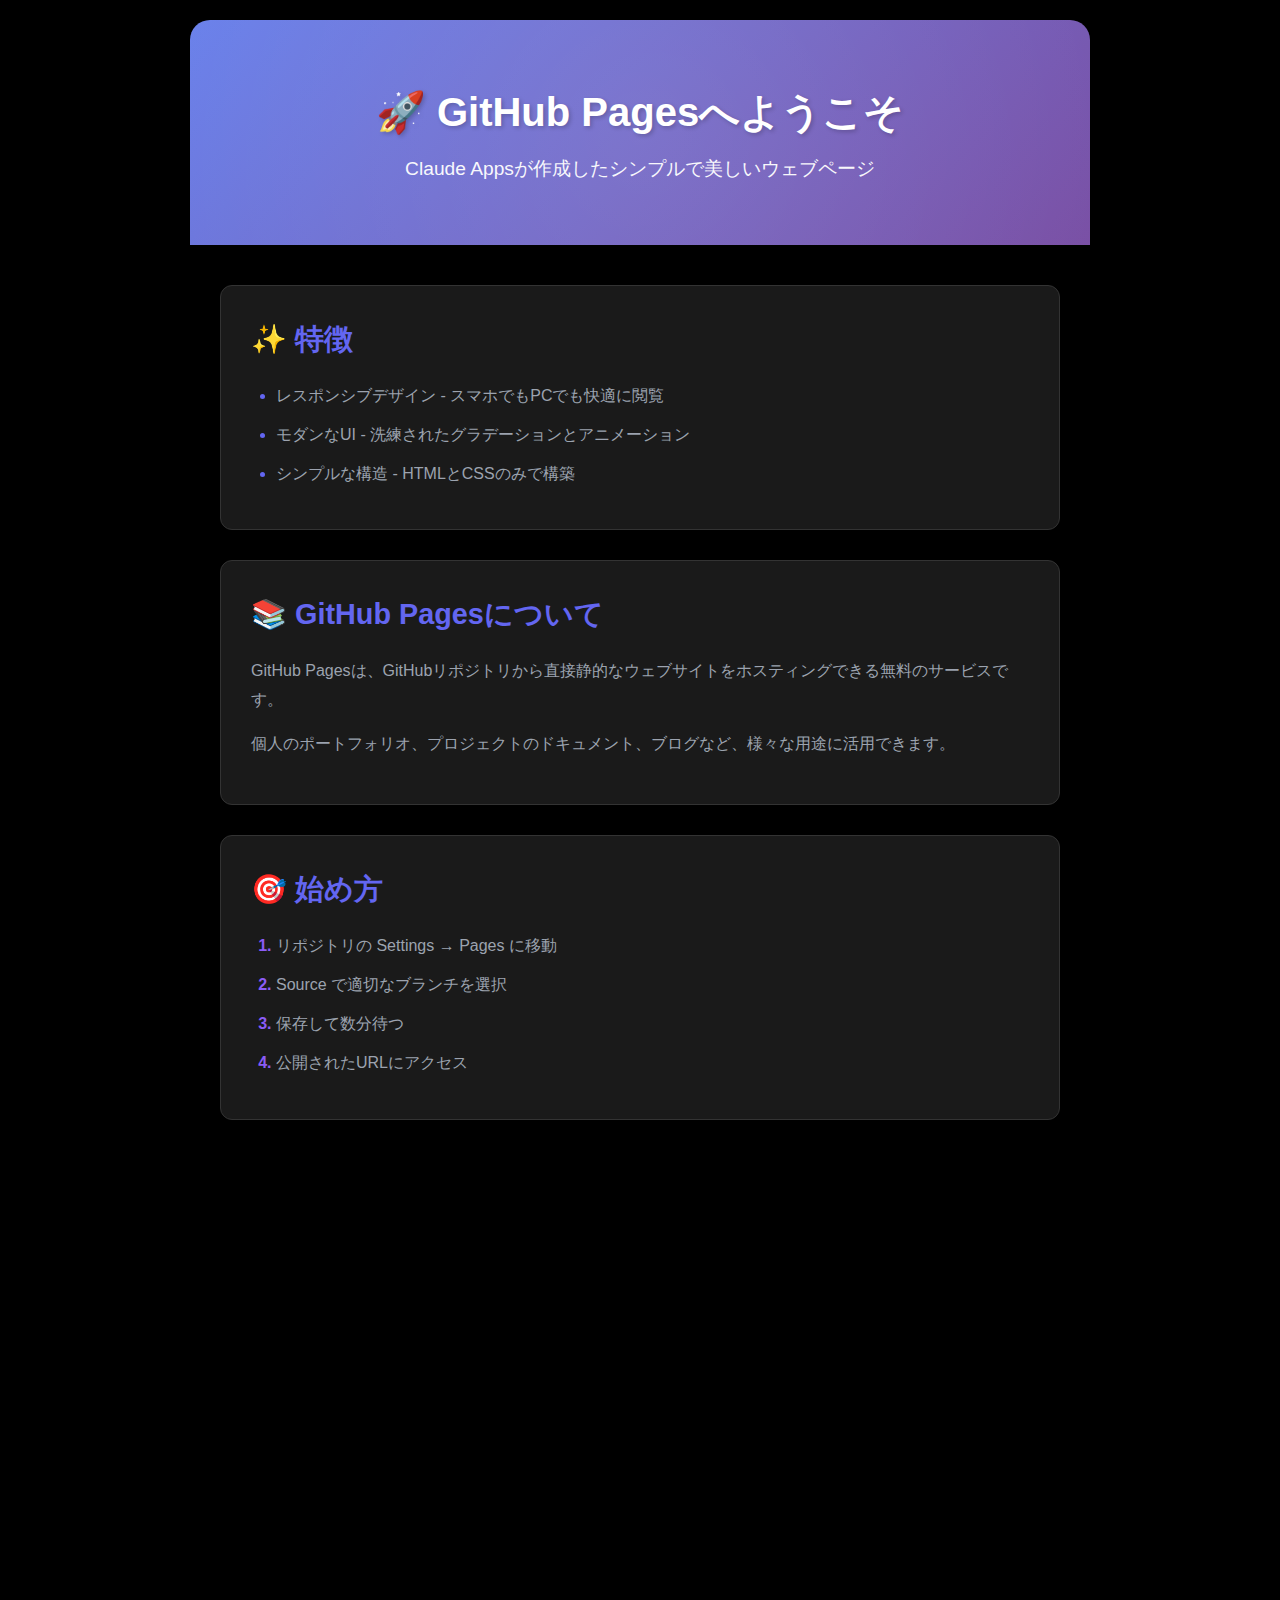
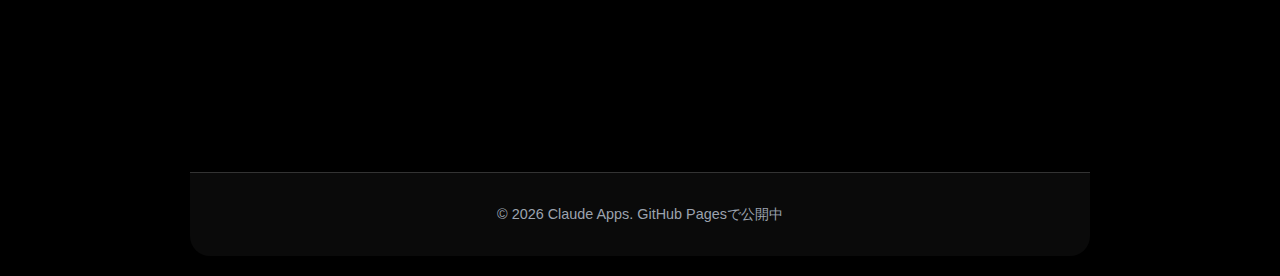
<file: index.html>
<!DOCTYPE html>
<html lang="ja">
<head>
    <meta charset="UTF-8">
    <meta name="viewport" content="width=device-width, initial-scale=1.0">
    <meta name="description" content="GitHub Pagesへようこそ">
    <title>ようこそ - GitHub Pages</title>
    <link rel="stylesheet" href="style.css">
</head>
<body>
    <div class="container">
        <header class="header">
            <h1 class="title">🚀 GitHub Pagesへようこそ</h1>
            <p class="subtitle">Claude Appsが作成したシンプルで美しいウェブページ</p>
        </header>

        <main class="main-content">
            <section class="card">
                <h2>✨ 特徴</h2>
                <ul class="feature-list">
                    <li>レスポンシブデザイン - スマホでもPCでも快適に閲覧</li>
                    <li>モダンなUI - 洗練されたグラデーションとアニメーション</li>
                    <li>シンプルな構造 - HTMLとCSSのみで構築</li>
                </ul>
            </section>

            <section class="card">
                <h2>📚 GitHub Pagesについて</h2>
                <p>GitHub Pagesは、GitHubリポジトリから直接静的なウェブサイトをホスティングできる無料のサービスです。</p>
                <p>個人のポートフォリオ、プロジェクトのドキュメント、ブログなど、様々な用途に活用できます。</p>
            </section>

            <section class="card">
                <h2>🎯 始め方</h2>
                <ol class="steps-list">
                    <li>リポジトリの Settings → Pages に移動</li>
                    <li>Source で適切なブランチを選択</li>
                    <li>保存して数分待つ</li>
                    <li>公開されたURLにアクセス</li>
                </ol>
            </section>

            <section class="card">
                <h2>🗺️ サンプルページ</h2>
                <p>旅程スケジュールのサンプルページを用意しました。タイムライン形式で旅の計画を見やすく表示します。</p>
                <a href="journey.html" class="btn" style="display: inline-block; margin-top: 15px;">旅程を見る</a>
            </section>

            <section class="cta-section">
                <h2>🌟 さあ、始めましょう</h2>
                <p>このページをカスタマイズして、あなただけのウェブサイトを作りましょう！</p>
                <a href="https://docs.github.com/ja/pages" class="btn" target="_blank" rel="noopener">ドキュメントを見る</a>
            </section>
        </main>

        <footer class="footer">
            <p>&copy; 2026 Claude Apps. GitHub Pagesで公開中</p>
        </footer>
    </div>

    <script>
        // シンプルなスクロールアニメーション
        const observer = new IntersectionObserver((entries) => {
            entries.forEach(entry => {
                if (entry.isIntersecting) {
                    entry.target.style.opacity = '1';
                    entry.target.style.transform = 'translateY(0)';
                }
            });
        }, { threshold: 0.1 });

        document.querySelectorAll('.card, .cta-section').forEach(card => {
            card.style.opacity = '0';
            card.style.transform = 'translateY(20px)';
            card.style.transition = 'opacity 0.6s ease, transform 0.6s ease';
            observer.observe(card);
        });
    </script>
</body>
</html>
</file>
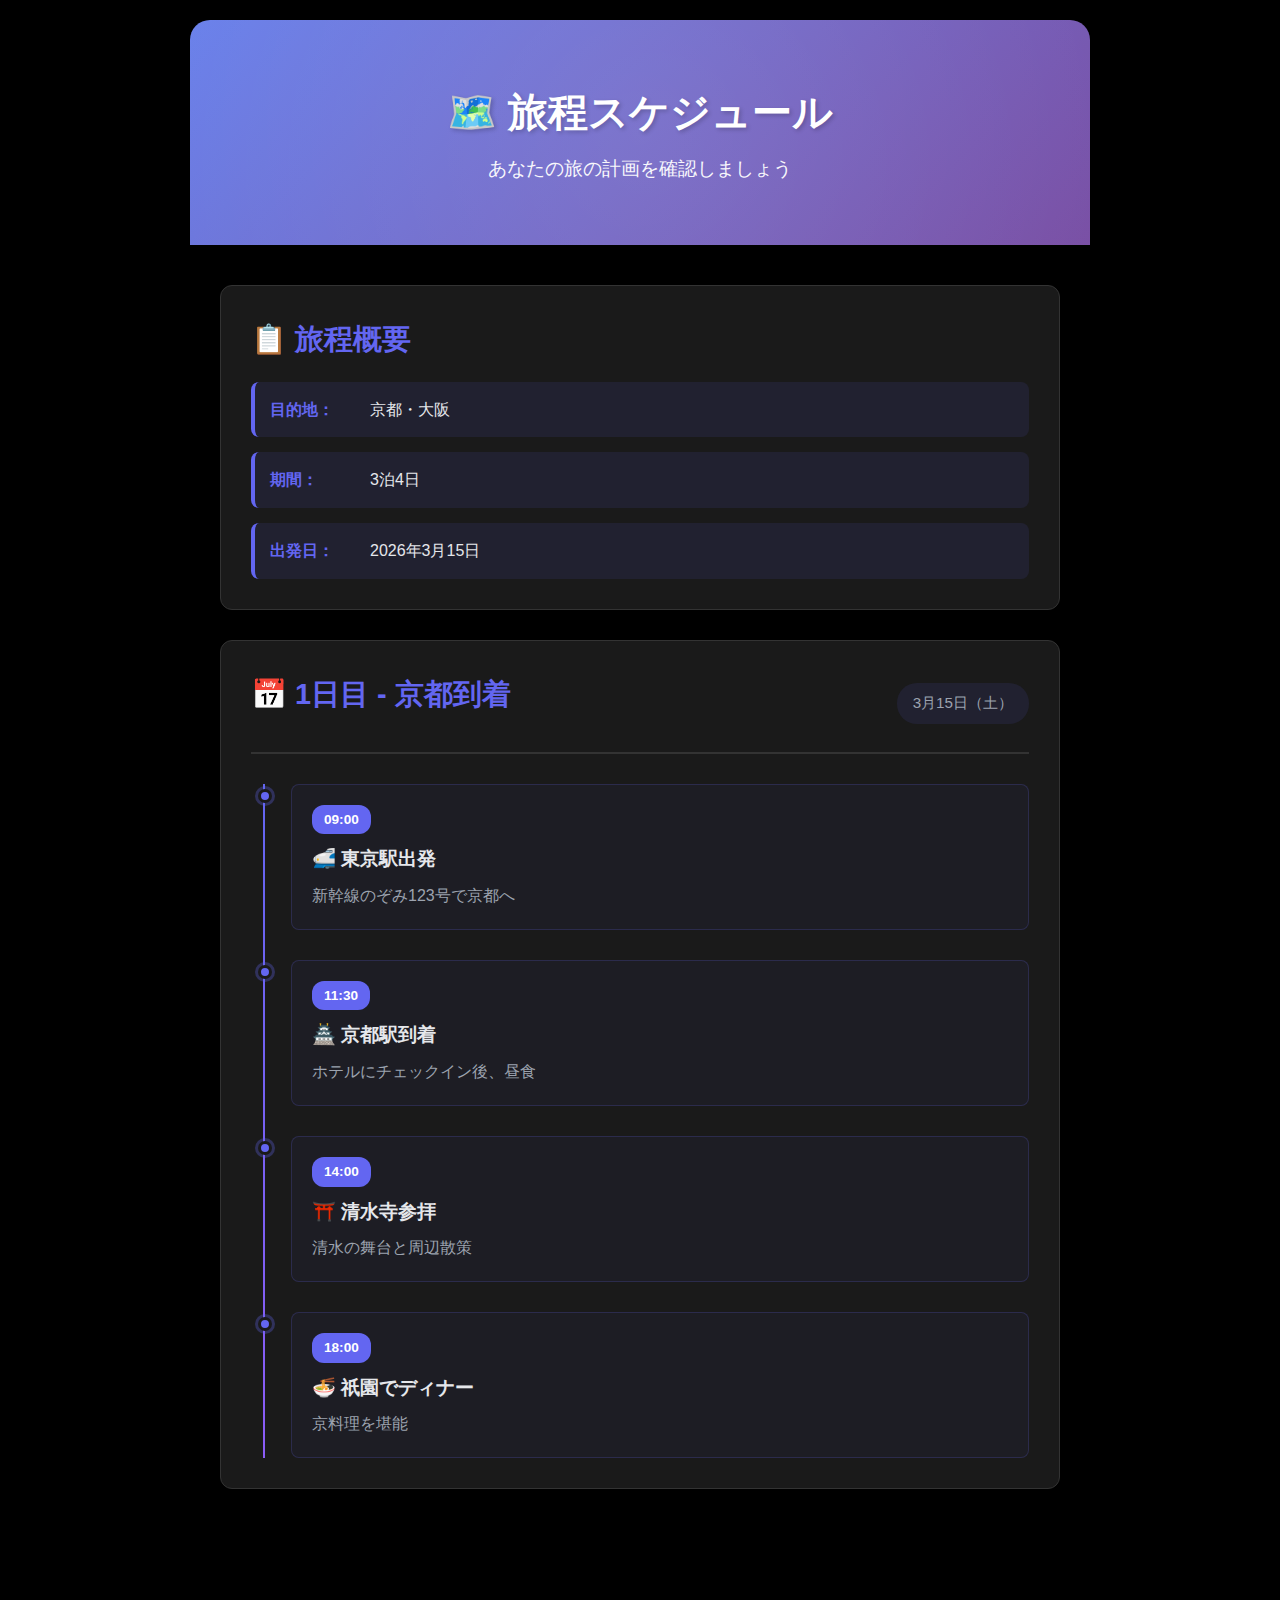
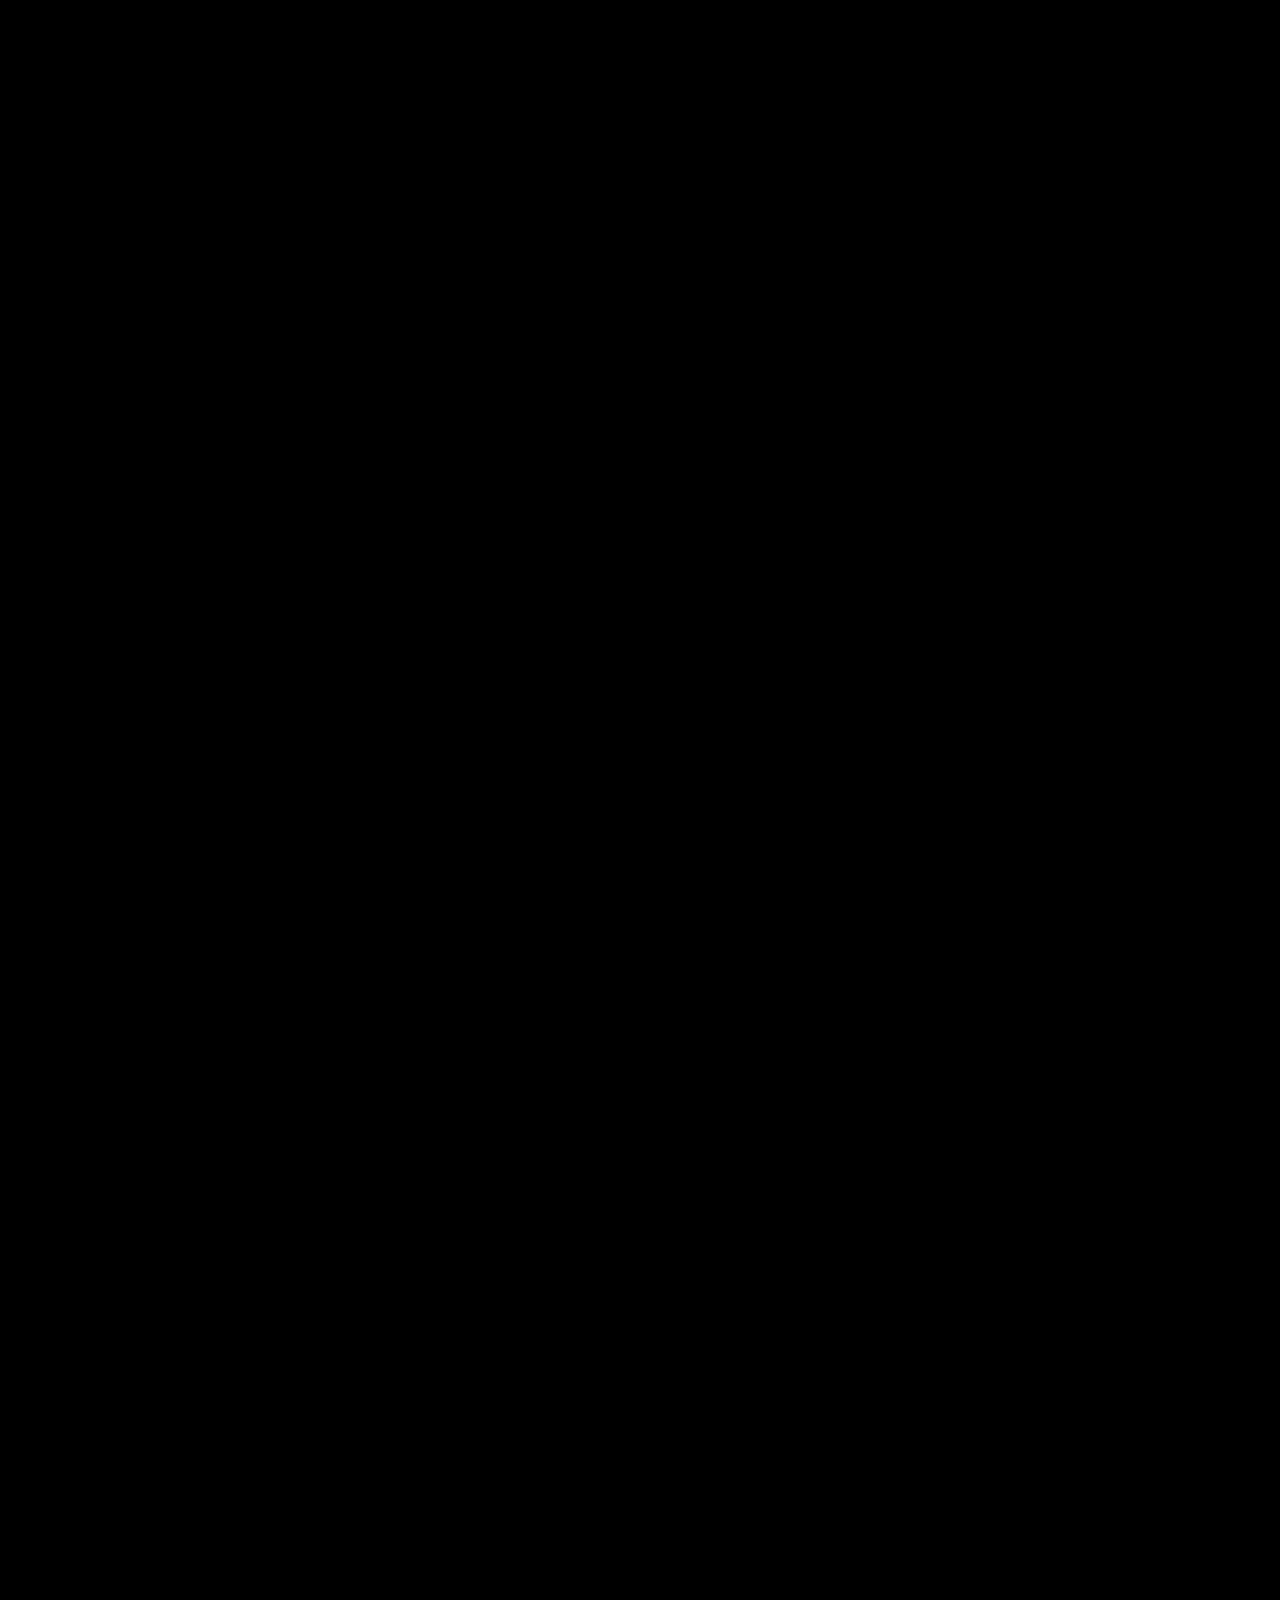
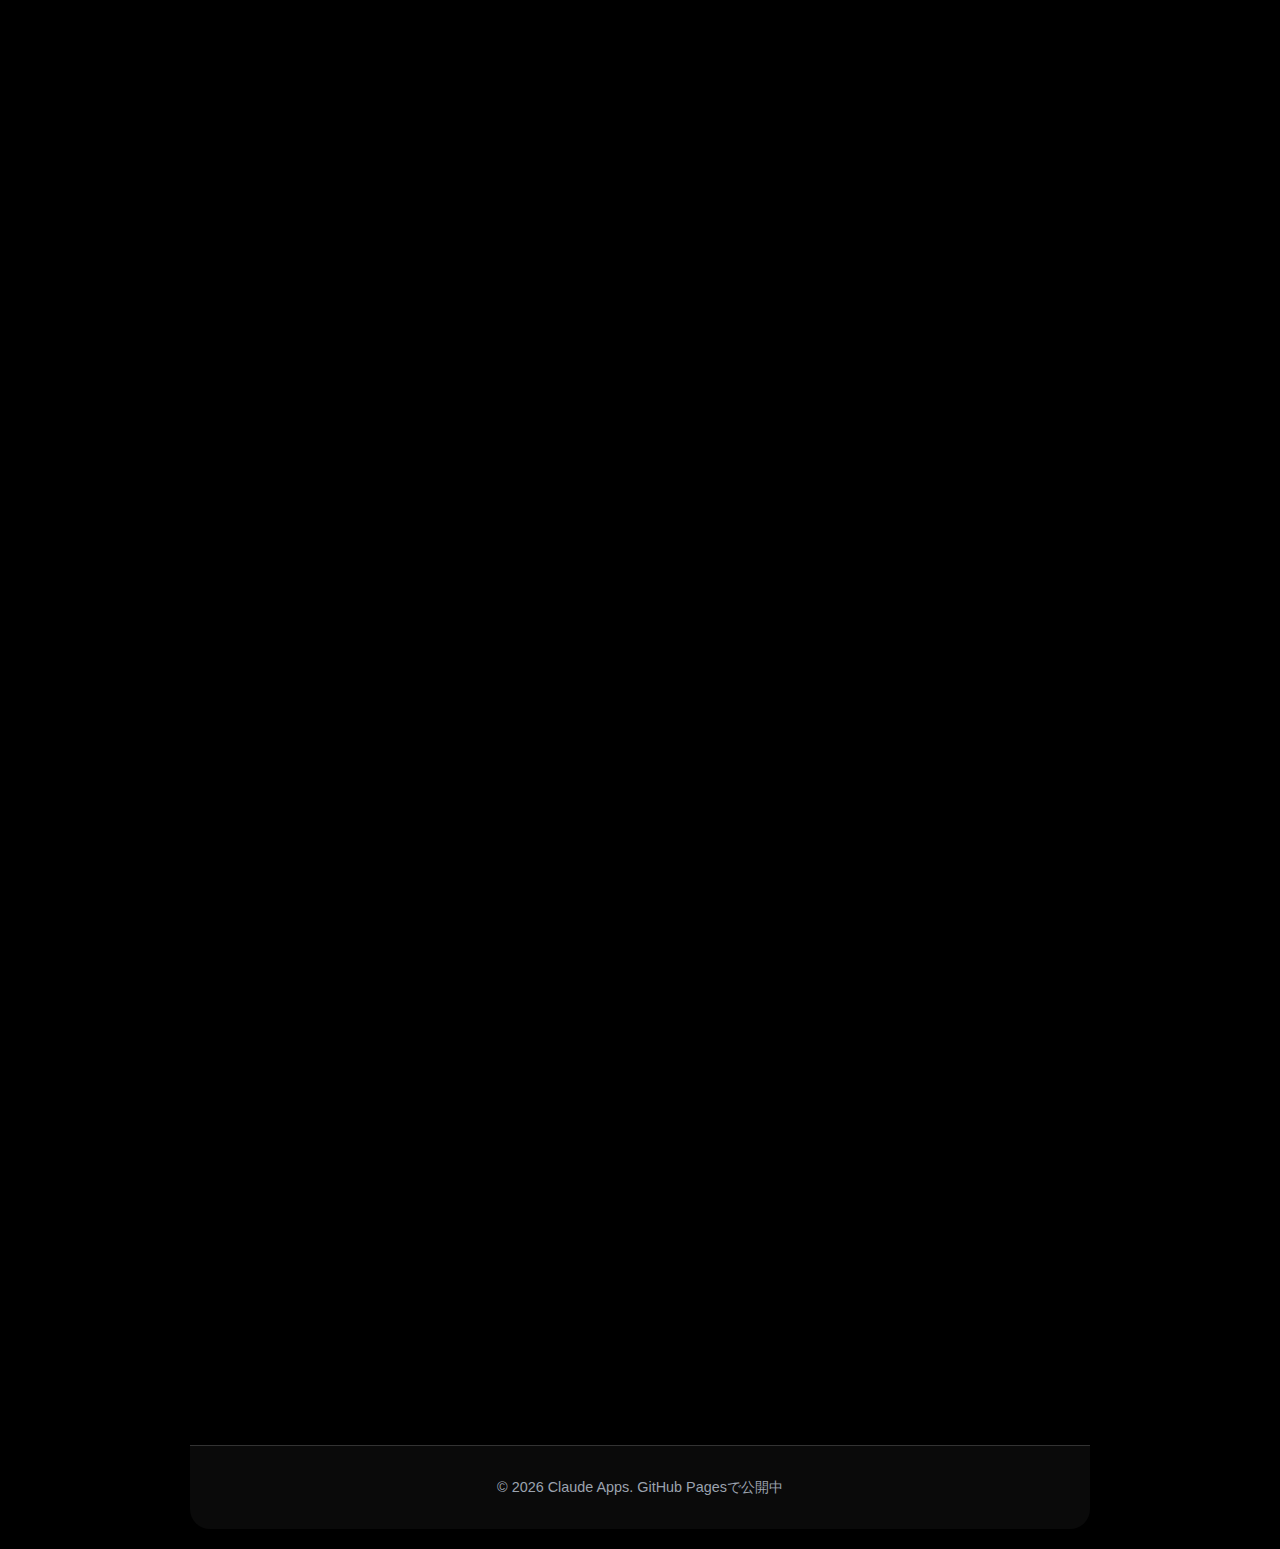
<file: journey.html>
<!DOCTYPE html>
<html lang="ja">
<head>
    <meta charset="UTF-8">
    <meta name="viewport" content="width=device-width, initial-scale=1.0">
    <meta name="description" content="旅程スケジュール">
    <title>旅程スケジュール - GitHub Pages</title>
    <link rel="stylesheet" href="style.css">
</head>
<body>
    <div class="container">
        <header class="header">
            <h1 class="title">🗺️ 旅程スケジュール</h1>
            <p class="subtitle">あなたの旅の計画を確認しましょう</p>
        </header>

        <main class="main-content">
            <!-- 旅程概要 -->
            <section class="card">
                <h2>📋 旅程概要</h2>
                <div class="journey-overview">
                    <div class="overview-item">
                        <span class="overview-label">目的地：</span>
                        <span class="overview-value">京都・大阪</span>
                    </div>
                    <div class="overview-item">
                        <span class="overview-label">期間：</span>
                        <span class="overview-value">3泊4日</span>
                    </div>
                    <div class="overview-item">
                        <span class="overview-label">出発日：</span>
                        <span class="overview-value">2026年3月15日</span>
                    </div>
                </div>
            </section>

            <!-- 1日目 -->
            <section class="card journey-day">
                <div class="day-header">
                    <h2>📅 1日目 - 京都到着</h2>
                    <span class="day-date">3月15日（土）</span>
                </div>
                <div class="timeline">
                    <div class="timeline-item">
                        <div class="timeline-marker"></div>
                        <div class="timeline-content">
                            <div class="timeline-time">09:00</div>
                            <h3>🚅 東京駅出発</h3>
                            <p>新幹線のぞみ123号で京都へ</p>
                        </div>
                    </div>
                    <div class="timeline-item">
                        <div class="timeline-marker"></div>
                        <div class="timeline-content">
                            <div class="timeline-time">11:30</div>
                            <h3>🏯 京都駅到着</h3>
                            <p>ホテルにチェックイン後、昼食</p>
                        </div>
                    </div>
                    <div class="timeline-item">
                        <div class="timeline-marker"></div>
                        <div class="timeline-content">
                            <div class="timeline-time">14:00</div>
                            <h3>⛩️ 清水寺参拝</h3>
                            <p>清水の舞台と周辺散策</p>
                        </div>
                    </div>
                    <div class="timeline-item">
                        <div class="timeline-marker"></div>
                        <div class="timeline-content">
                            <div class="timeline-time">18:00</div>
                            <h3>🍜 祇園でディナー</h3>
                            <p>京料理を堪能</p>
                        </div>
                    </div>
                </div>
            </section>

            <!-- 2日目 -->
            <section class="card journey-day">
                <div class="day-header">
                    <h2>📅 2日目 - 京都観光</h2>
                    <span class="day-date">3月16日（日）</span>
                </div>
                <div class="timeline">
                    <div class="timeline-item">
                        <div class="timeline-marker"></div>
                        <div class="timeline-content">
                            <div class="timeline-time">08:00</div>
                            <h3>🌸 嵐山散策</h3>
                            <p>竹林の小径と渡月橋を訪問</p>
                        </div>
                    </div>
                    <div class="timeline-item">
                        <div class="timeline-marker"></div>
                        <div class="timeline-content">
                            <div class="timeline-time">12:00</div>
                            <h3>🍱 嵐山でランチ</h3>
                            <p>湯豆腐料理</p>
                        </div>
                    </div>
                    <div class="timeline-item">
                        <div class="timeline-marker"></div>
                        <div class="timeline-content">
                            <div class="timeline-time">15:00</div>
                            <h3>⛩️ 伏見稲荷大社</h3>
                            <p>千本鳥居を巡る</p>
                        </div>
                    </div>
                    <div class="timeline-item">
                        <div class="timeline-marker"></div>
                        <div class="timeline-content">
                            <div class="timeline-time">19:00</div>
                            <h3>🎭 京都駅周辺でショッピング</h3>
                            <p>お土産購入とディナー</p>
                        </div>
                    </div>
                </div>
            </section>

            <!-- 3日目 -->
            <section class="card journey-day">
                <div class="day-header">
                    <h2>📅 3日目 - 大阪へ移動</h2>
                    <span class="day-date">3月17日（月）</span>
                </div>
                <div class="timeline">
                    <div class="timeline-item">
                        <div class="timeline-marker"></div>
                        <div class="timeline-content">
                            <div class="timeline-time">10:00</div>
                            <h3>🚃 大阪へ移動</h3>
                            <p>JR京都線で約30分</p>
                        </div>
                    </div>
                    <div class="timeline-item">
                        <div class="timeline-marker"></div>
                        <div class="timeline-content">
                            <div class="timeline-time">12:00</div>
                            <h3>🏰 大阪城見学</h3>
                            <p>天守閣と周辺公園を散策</p>
                        </div>
                    </div>
                    <div class="timeline-item">
                        <div class="timeline-marker"></div>
                        <div class="timeline-content">
                            <div class="timeline-time">16:00</div>
                            <h3>🛍️ 心斎橋・道頓堀</h3>
                            <p>ショッピングと街歩き</p>
                        </div>
                    </div>
                    <div class="timeline-item">
                        <div class="timeline-marker"></div>
                        <div class="timeline-content">
                            <div class="timeline-time">19:00</div>
                            <h3>🍢 たこ焼きと串カツ</h3>
                            <p>大阪グルメを満喫</p>
                        </div>
                    </div>
                </div>
            </section>

            <!-- 4日目 -->
            <section class="card journey-day">
                <div class="day-header">
                    <h2>📅 4日目 - 帰路</h2>
                    <span class="day-date">3月18日（火）</span>
                </div>
                <div class="timeline">
                    <div class="timeline-item">
                        <div class="timeline-marker"></div>
                        <div class="timeline-content">
                            <div class="timeline-time">09:00</div>
                            <h3>🎡 海遊館訪問</h3>
                            <p>水族館で海の生物を鑑賞</p>
                        </div>
                    </div>
                    <div class="timeline-item">
                        <div class="timeline-marker"></div>
                        <div class="timeline-content">
                            <div class="timeline-time">13:00</div>
                            <h3>🍱 最後のランチ</h3>
                            <p>お好み焼きを楽しむ</p>
                        </div>
                    </div>
                    <div class="timeline-item">
                        <div class="timeline-marker"></div>
                        <div class="timeline-content">
                            <div class="timeline-time">16:00</div>
                            <h3>🚅 新大阪駅出発</h3>
                            <p>新幹線で東京へ</p>
                        </div>
                    </div>
                    <div class="timeline-item">
                        <div class="timeline-marker"></div>
                        <div class="timeline-content">
                            <div class="timeline-time">18:30</div>
                            <h3>🏠 東京駅到着</h3>
                            <p>お疲れ様でした！</p>
                        </div>
                    </div>
                </div>
            </section>

            <!-- 持ち物リスト -->
            <section class="cta-section">
                <h2>🎒 持ち物チェックリスト</h2>
                <div class="checklist">
                    <div class="checklist-item">✓ パスポート・身分証明書</div>
                    <div class="checklist-item">✓ 予約確認書</div>
                    <div class="checklist-item">✓ 充電器・モバイルバッテリー</div>
                    <div class="checklist-item">✓ 常備薬</div>
                    <div class="checklist-item">✓ カメラ</div>
                    <div class="checklist-item">✓ 快適な靴</div>
                </div>
                <a href="index.html" class="btn">ホームに戻る</a>
            </section>
        </main>

        <footer class="footer">
            <p>&copy; 2026 Claude Apps. GitHub Pagesで公開中</p>
        </footer>
    </div>

    <script>
        // シンプルなスクロールアニメーション
        const observer = new IntersectionObserver((entries) => {
            entries.forEach(entry => {
                if (entry.isIntersecting) {
                    entry.target.style.opacity = '1';
                    entry.target.style.transform = 'translateY(0)';
                }
            });
        }, { threshold: 0.1 });

        document.querySelectorAll('.card, .cta-section').forEach(card => {
            card.style.opacity = '0';
            card.style.transform = 'translateY(20px)';
            card.style.transition = 'opacity 0.6s ease, transform 0.6s ease';
            observer.observe(card);
        });
    </script>
</body>
</html>
</file>
<file: style.css>
/* リセットとベーススタイル */
* {
    margin: 0;
    padding: 0;
    box-sizing: border-box;
}

:root {
    --primary-color: #6366f1;
    --secondary-color: #8b5cf6;
    --text-color: #e5e7eb;
    --text-light: #9ca3af;
    --bg-gradient: linear-gradient(135deg, #667eea 0%, #764ba2 100%);
    --card-shadow: 0 4px 6px -1px rgba(0, 0, 0, 0.1), 0 2px 4px -1px rgba(0, 0, 0, 0.06);
    --card-shadow-hover: 0 20px 25px -5px rgba(0, 0, 0, 0.1), 0 10px 10px -5px rgba(0, 0, 0, 0.04);
}

body {
    font-family: -apple-system, BlinkMacSystemFont, 'Segoe UI', 'Helvetica Neue', Arial, 'Noto Sans', sans-serif, 'Apple Color Emoji', 'Segoe UI Emoji';
    line-height: 1.6;
    color: var(--text-color);
    background: black;
    min-height: 100vh;
    padding: 20px;
}

.container {
    max-width: 900px;
    margin: 0 auto;
    background: black;
    border-radius: 20px;
    box-shadow: 0 25px 50px -12px rgba(0, 0, 0, 0.25);
    overflow: hidden;
}

/* ヘッダー */
.header {
    background: var(--bg-gradient);
    color: white;
    text-align: center;
    padding: 60px 20px;
    position: relative;
    overflow: hidden;
}

.header::before {
    content: '';
    position: absolute;
    top: -50%;
    left: -50%;
    width: 200%;
    height: 200%;
    background: radial-gradient(circle, rgba(255,255,255,0.1) 0%, transparent 70%);
    animation: pulse 15s ease-in-out infinite;
}

@keyframes pulse {
    0%, 100% { transform: scale(1); }
    50% { transform: scale(1.1); }
}

.title {
    font-size: 2.5rem;
    font-weight: 800;
    margin-bottom: 10px;
    position: relative;
    z-index: 1;
    text-shadow: 2px 2px 4px rgba(0, 0, 0, 0.2);
}

.subtitle {
    font-size: 1.2rem;
    opacity: 0.95;
    position: relative;
    z-index: 1;
    font-weight: 300;
}

/* メインコンテンツ */
.main-content {
    padding: 40px 30px;
}

.card {
    background: #1a1a1a;
    border-radius: 12px;
    padding: 30px;
    margin-bottom: 30px;
    box-shadow: var(--card-shadow);
    transition: transform 0.3s ease, box-shadow 0.3s ease;
    border: 1px solid #333;
}

.card:hover {
    transform: translateY(-5px);
    box-shadow: var(--card-shadow-hover);
}

.card h2 {
    color: var(--primary-color);
    font-size: 1.8rem;
    margin-bottom: 20px;
    font-weight: 700;
}

.card p {
    color: var(--text-light);
    line-height: 1.8;
    margin-bottom: 15px;
}

/* リスト */
.feature-list, .steps-list {
    margin-top: 20px;
    padding-left: 25px;
}

.feature-list li, .steps-list li {
    color: var(--text-light);
    margin-bottom: 12px;
    line-height: 1.7;
}

.feature-list li::marker {
    color: var(--primary-color);
}

.steps-list li::marker {
    color: var(--secondary-color);
    font-weight: bold;
}

/* CTAセクション */
.cta-section {
    background: linear-gradient(135deg, #667eea 0%, #764ba2 100%);
    color: white;
    text-align: center;
    border-radius: 12px;
    padding: 50px 30px;
    margin-bottom: 30px;
    box-shadow: var(--card-shadow);
}

.cta-section h2 {
    color: white;
    font-size: 2rem;
    margin-bottom: 15px;
}

.cta-section p {
    color: rgba(255, 255, 255, 0.95);
    font-size: 1.1rem;
    margin-bottom: 30px;
}

.btn {
    display: inline-block;
    background: white;
    color: var(--primary-color);
    padding: 15px 40px;
    border-radius: 50px;
    text-decoration: none;
    font-weight: 600;
    transition: transform 0.2s ease, box-shadow 0.2s ease;
    box-shadow: 0 4px 14px 0 rgba(0, 0, 0, 0.1);
}

.btn:hover {
    transform: translateY(-2px);
    box-shadow: 0 6px 20px rgba(0, 0, 0, 0.2);
}

/* フッター */
.footer {
    background: #0a0a0a;
    text-align: center;
    padding: 30px;
    color: var(--text-light);
    font-size: 0.9rem;
    border-top: 1px solid #333;
}

/* レスポンシブデザイン */
@media (max-width: 768px) {
    body {
        padding: 10px;
    }

    .title {
        font-size: 2rem;
    }

    .subtitle {
        font-size: 1rem;
    }

    .header {
        padding: 40px 20px;
    }

    .main-content {
        padding: 30px 20px;
    }

    .card {
        padding: 20px;
    }

    .card h2 {
        font-size: 1.5rem;
    }

    .cta-section {
        padding: 40px 20px;
    }

    .cta-section h2 {
        font-size: 1.6rem;
    }
}

@media (max-width: 480px) {
    .title {
        font-size: 1.6rem;
    }

    .btn {
        padding: 12px 30px;
        font-size: 0.9rem;
    }
}

/* 旅程ページ専用スタイル */

/* 旅程概要 */
.journey-overview {
    display: flex;
    flex-direction: column;
    gap: 15px;
}

.overview-item {
    display: flex;
    padding: 15px;
    background: rgba(99, 102, 241, 0.1);
    border-radius: 8px;
    border-left: 4px solid var(--primary-color);
}

.overview-label {
    font-weight: 600;
    color: var(--primary-color);
    min-width: 100px;
}

.overview-value {
    color: var(--text-color);
}

/* 日程ヘッダー */
.journey-day .day-header {
    display: flex;
    justify-content: space-between;
    align-items: center;
    margin-bottom: 30px;
    padding-bottom: 15px;
    border-bottom: 2px solid #333;
}

.day-date {
    color: var(--text-light);
    font-size: 0.95rem;
    background: rgba(99, 102, 241, 0.1);
    padding: 8px 16px;
    border-radius: 20px;
}

/* タイムライン */
.timeline {
    position: relative;
    padding-left: 40px;
}

.timeline::before {
    content: '';
    position: absolute;
    left: 12px;
    top: 0;
    bottom: 0;
    width: 2px;
    background: linear-gradient(to bottom, var(--primary-color), var(--secondary-color));
}

.timeline-item {
    position: relative;
    margin-bottom: 30px;
}

.timeline-item:last-child {
    margin-bottom: 0;
}

.timeline-marker {
    position: absolute;
    left: -33px;
    top: 5px;
    width: 14px;
    height: 14px;
    border-radius: 50%;
    background: var(--primary-color);
    border: 3px solid #1a1a1a;
    box-shadow: 0 0 0 3px rgba(99, 102, 241, 0.3);
    z-index: 1;
}

.timeline-content {
    background: rgba(99, 102, 241, 0.05);
    padding: 20px;
    border-radius: 8px;
    border: 1px solid rgba(99, 102, 241, 0.2);
    transition: all 0.3s ease;
}

.timeline-content:hover {
    background: rgba(99, 102, 241, 0.1);
    transform: translateX(5px);
}

.timeline-time {
    display: inline-block;
    background: var(--primary-color);
    color: white;
    padding: 4px 12px;
    border-radius: 12px;
    font-size: 0.85rem;
    font-weight: 600;
    margin-bottom: 10px;
}

.timeline-content h3 {
    color: var(--text-color);
    font-size: 1.2rem;
    margin-bottom: 8px;
    font-weight: 600;
}

.timeline-content p {
    color: var(--text-light);
    margin: 0;
    line-height: 1.6;
}

/* チェックリスト */
.checklist {
    display: grid;
    grid-template-columns: repeat(auto-fit, minmax(250px, 1fr));
    gap: 15px;
    margin: 30px 0;
}

.checklist-item {
    background: rgba(255, 255, 255, 0.1);
    padding: 15px 20px;
    border-radius: 8px;
    color: white;
    font-weight: 500;
    transition: all 0.3s ease;
}

.checklist-item:hover {
    background: rgba(255, 255, 255, 0.15);
    transform: translateY(-2px);
}

/* レスポンシブ対応 - 旅程ページ */
@media (max-width: 768px) {
    .journey-day .day-header {
        flex-direction: column;
        align-items: flex-start;
        gap: 10px;
    }

    .overview-item {
        flex-direction: column;
        gap: 5px;
    }

    .overview-label {
        min-width: auto;
    }

    .timeline {
        padding-left: 30px;
    }

    .timeline::before {
        left: 8px;
    }

    .timeline-marker {
        left: -27px;
        width: 12px;
        height: 12px;
    }

    .checklist {
        grid-template-columns: 1fr;
    }
}

@media (max-width: 480px) {
    .timeline-content {
        padding: 15px;
    }

    .timeline-content h3 {
        font-size: 1rem;
    }

    .day-header h2 {
        font-size: 1.3rem;
    }
}
</file>
